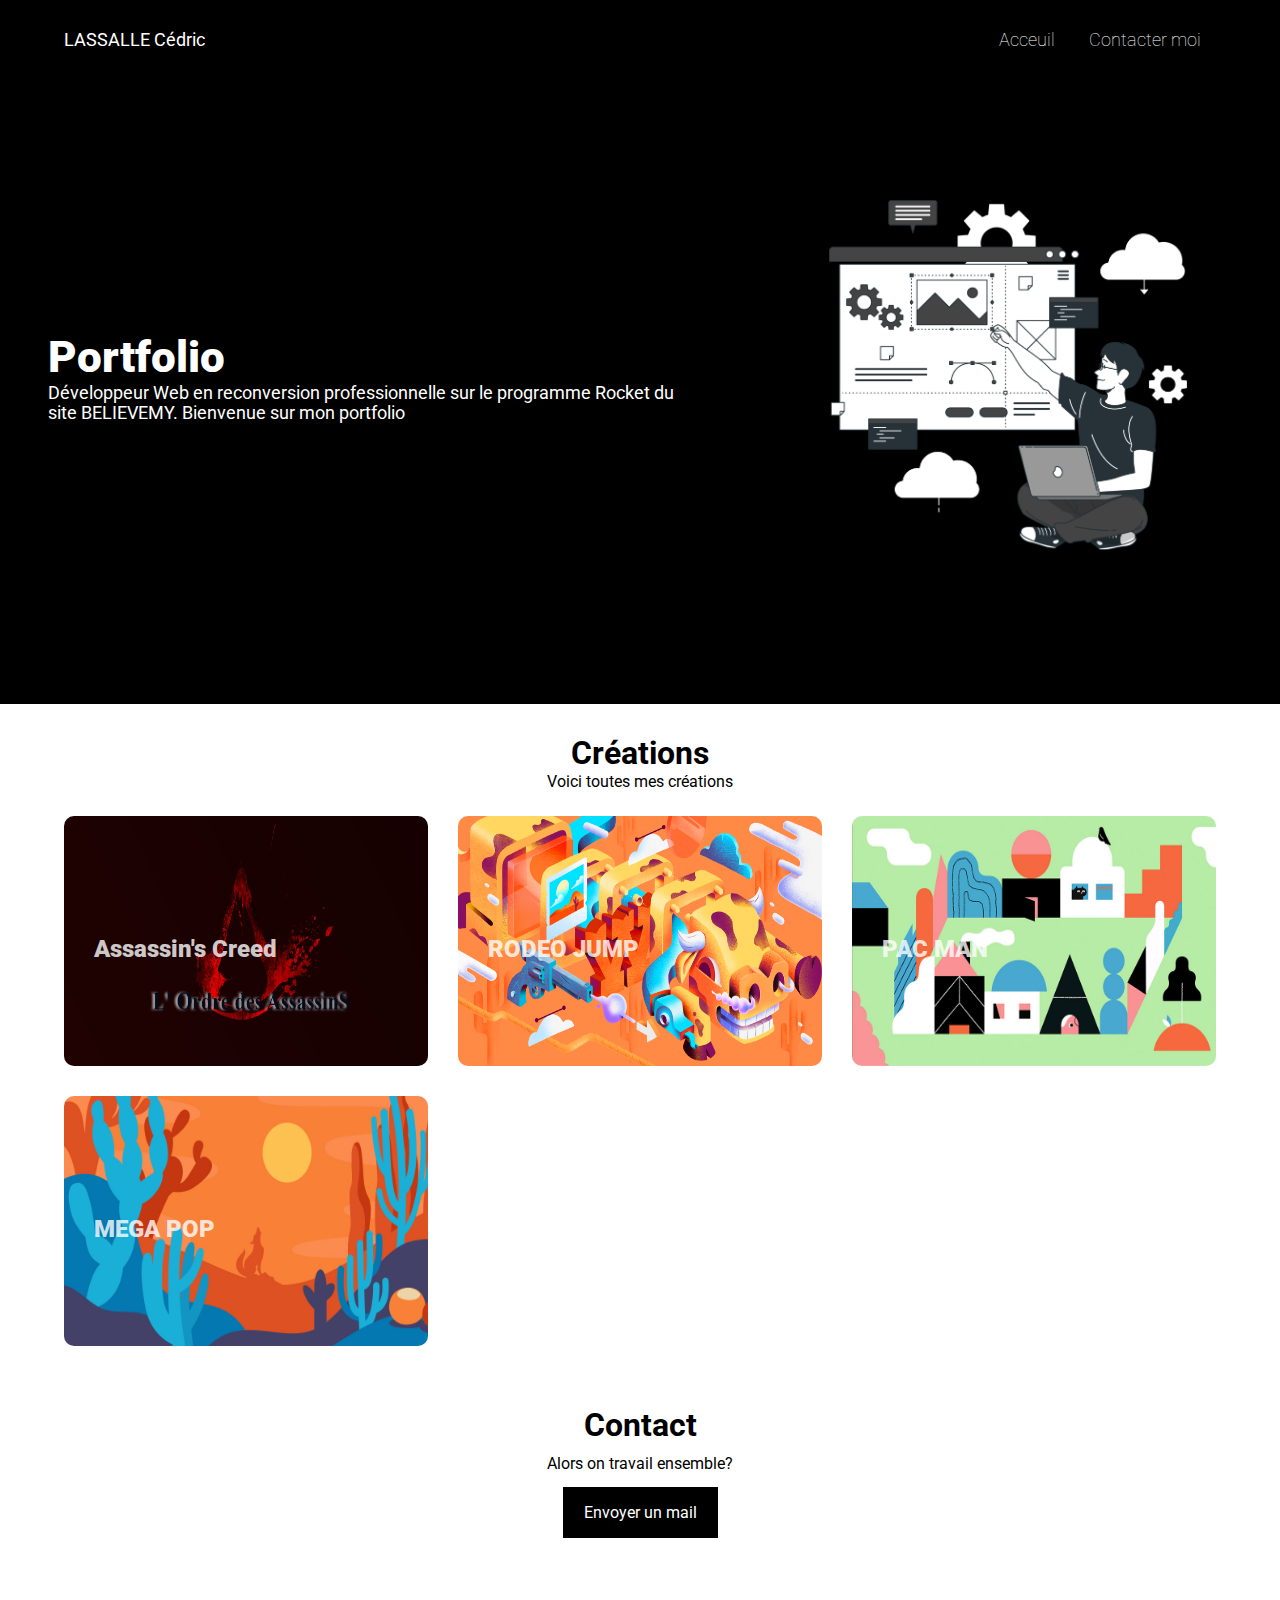
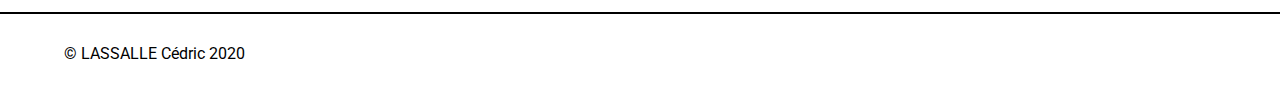
<file: index.html>
<!DOCTYPE html>
<html lang="fr">
<head>
    <meta charset="UTF-8">
    <meta name="viewport" content="width=device-width, initial-scale=1.0">
    <!-- carte mental Facebook -->
    <meta property="og:title" content="Portfolio LASSALLE Cédric">
    <meta property="og:description" content="Bienvenue sur mon Portfolio où je vous montre mes projets réalisés">
    <meta property="og:image" content="#">
    <meta property="og:url" content="#">
    <!--  -->
    <!-- carte mental Twitter -->
    <meta name="twitter:card" content="summary_large_image">
    <!--  -->
    <meta property="og:site_name" content="Portfolio LASSALLE Cédric">
    <meta property="og:image:alt" content="Portfolio LASSALLE Cédric">
    <link rel="stylesheet" href="default.css">
    <link rel="shortcut icon" href="assets/pictures/favicon.png" type="image/x-icon">
    <link rel="shortcut icon" href="assets/pictures/favicon.png" type="image/x-icon">
    <link rel="preconnect" href="https://fonts.gstatic.com">
    <link href="https://fonts.googleapis.com/css2?family=Roboto:wght@100;400;700&display=swap" rel="stylesheet">
    <title>Mon porte folio</title>
</head>
<body>
    <body>
        <section id="bienvenue">
            <header>
                <div id="flex-header" class="container"> <!-- ON UTILISE FLEXBOX POUR ALIGNER -->
                    LASSALLE Cédric
                    <nav>
                        <a href="index.html">Acceuil</a>
                        <a href="mailto:undertaker040880@gmail.com?subject=Demande%20de%20contact&body=Je vous contacte pour">Contacter moi</a>
                    </nav>
                </div>
            </header>
            <div id="content">
            <!-- ON UTILISE ENCORE FLEXBOX POUR ALIGNER -->
            <div id="flex-presentation">
                <div class="gauche-presentation">
                    <h1>Portfolio</h1>
                    <span>Développeur Web en reconversion professionnelle sur le programme Rocket du site BELIEVEMY. Bienvenue sur mon portfolio</span>       
                </div>
                <div class="droite-presentation">
                    <img src="assets/pictures/illustration.png" alt="Illustration">
                </div>
            </div>
        </section>
    
        <section>
            <!-- LA PARTIE "CREATIONS" -->
            <div id="creations">
                <h2>Créations</h2>
                <p>Voici toutes mes créations</p>
            </div>
            <!-- ON UTILISE UNE GRILLE POUR LES PROJETS -->
            <div id="projet-grille" class="container">
                <div class="element">
                    <a href="/Projets/projet1.html">
                        <div class="absolute" class="picture">
                        <img  src="assets/pictures/Projet1.JPG" alt="projet1"> 
                        </div>
                        <div class="absolute">
                        <h3>Assassin's Creed</h3> 
                        </div>
                    </a>
                </div>
                <div class="element">
                    <a href="#">
                        <div class="absolute" class="picture">
                            <img src="assets/pictures/rodeo-pump.jpg" alt="rodeo-pump">    
                        </div>
                        <div class="absolute">
                            <h3>RODEO JUMP</h3>
                        </div>
                    </a>
                </div>
                <div class="element" >
                    <a href="#">
                        <div class="absolute" class="picture">
                            <img src="assets/pictures/pac-man.jpg" alt="pac-man">
                        </div>
                        <div class="absolute">
                            <h3>PAC MAN</h3>
                        </div>
                    </a>
                </div>

                <div class="element">
                    <a href="#">
                        <div class="absolute" class="picture">
                        <img src="assets/pictures/mega-pop.jpg" alt="mega-pop"> 
                        </div>
                        <div class="absolute">
                        <h3>MEGA POP</h3> 
                        </div>  
                    </a> 
                </div>
            </div>
        </section>
    
        <section class="container" id="contact">
            <!-- LA PARTIE "CONTACT" -->
            <h2>Contact</h2>
            <p>Alors on travail ensemble?</p>
            <a href="mailto:undertaker040880@gmail.com?subject=Demande%20de%20contact&body=Je vous contacte pour">Envoyer un mail</a>
            
        </section>
        </div>
        <footer>
            <hr>
            <div class="container">
            © LASSALLE Cédric 2020
            </div>
            
        </footer>
    </body>
</body>
</html>
</file>
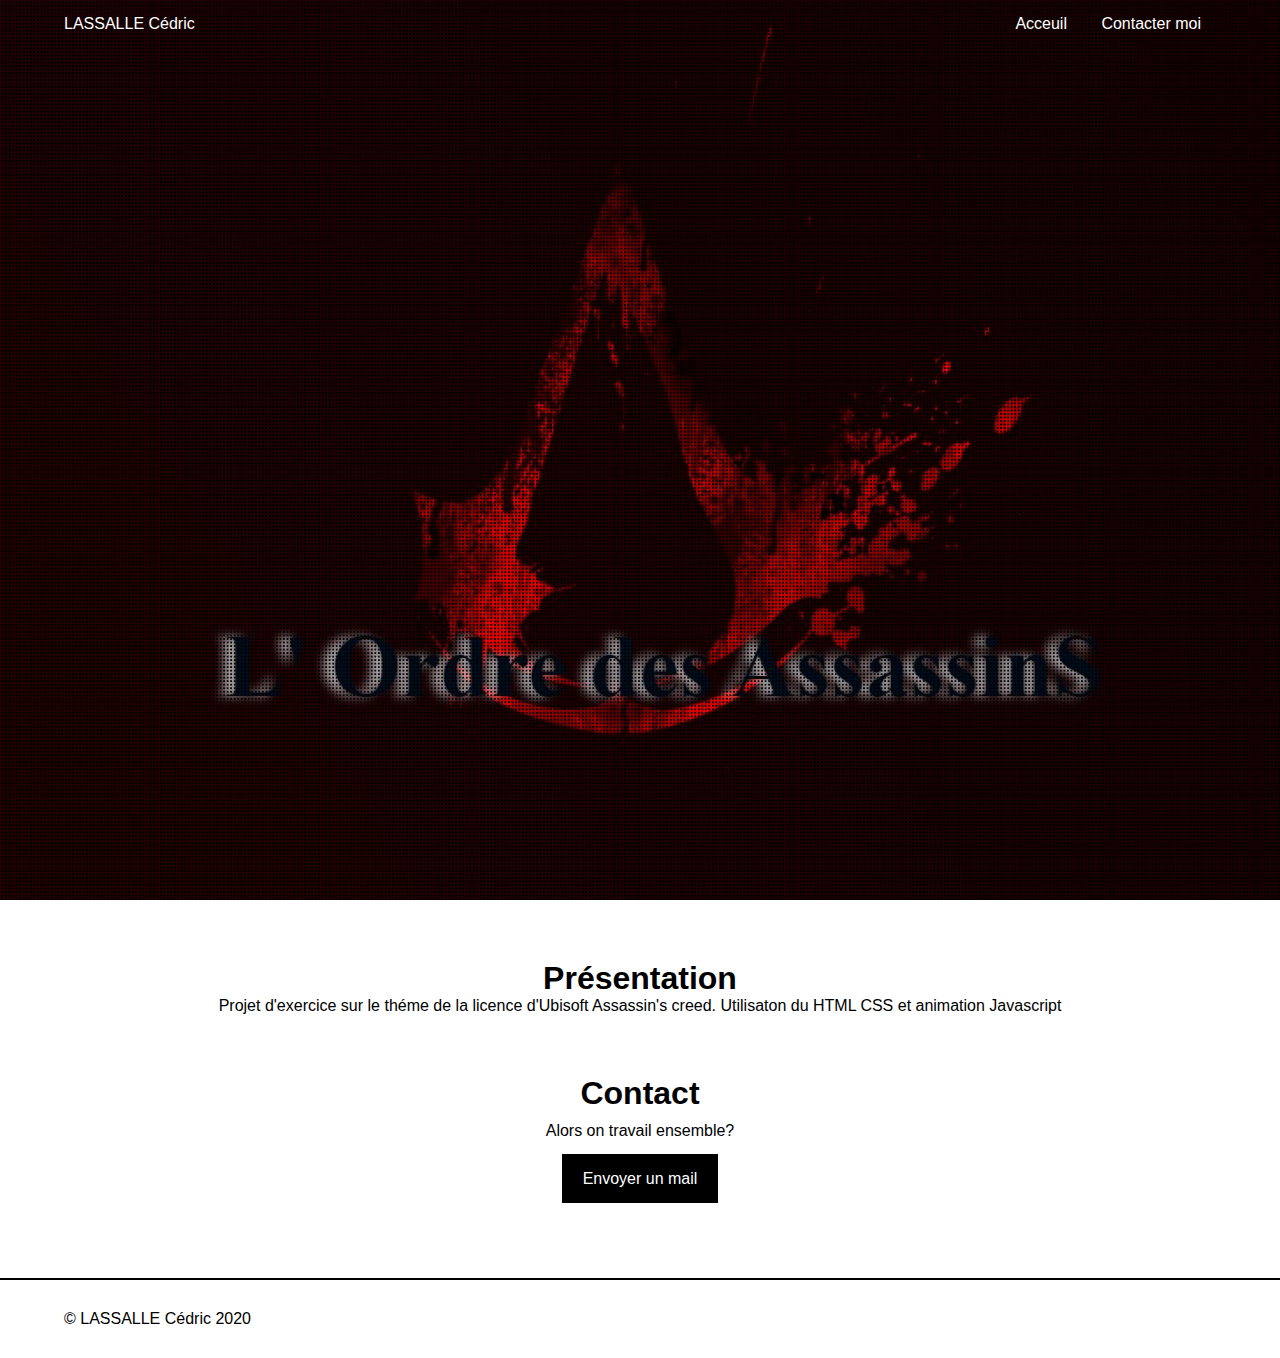
<file: Projets/projet1.html>
<!DOCTYPE html>
<html lang="fr">
<head>
    <meta charset="UTF-8">
    <meta name="viewport" content="width=device-width, initial-scale=1.0">
    <!-- carte mental Facebook -->
    <meta property="og:title" content="Portfolio LASSALLE Cédric">
    <meta property="og:description" content="Bienvenue sur mon Portfolio où je vous montre mes projets réalisés">
    <meta property="og:image" content="#">
    <meta property="og:url" content="#">
    <!--  -->
    <!-- carte mental Twitter -->
    <meta name="twitter:card" content="summary_large_image">
    <!--  -->
    <meta property="og:site_name" content="Portfolio LASSALLE Cédric">
    <meta property="og:image:alt" content="Portfolio LASSALLE Cédric">
    <link rel="stylesheet" href="/default.css">
    <link rel="stylesheet" href="projet1.css">
    <link rel="shortcut icon" href="assets/pictures/favicon.png" type="image/x-icon">
    <title>Projet 1</title>
</head>
<body>
    <section id="bienvenue-projet-1">
        <header>
            <div id="flex-header" class="container"> <!-- ON UTILISE FLEXBOX POUR ALIGNER -->
                LASSALLE Cédric
                <nav>
                    <a href="/index.html">Acceuil</a>
                    <a href="mailto:undertaker040880@gmail.com?subject=Demande%20de%20contact&body=Je vous contacte pour">Contacter moi</a>
                </nav>
            </div>
        </header>

        
    </section>
    <section id="presentation" class="container">
        <h2>Présentation</h2>
        <p>Projet d'exercice sur le théme de la licence d'Ubisoft Assassin's creed. Utilisaton du HTML CSS et animation Javascript</p>
    </section>
    <section class="container" id="contact">
        <!-- LA PARTIE "CONTACT" -->
        <h2>Contact</h2>
        <p>Alors on travail ensemble?</p>
        <a href="mailto:undertaker040880@gmail.com?subject=Demande%20de%20contact&body=Je vous contacte pour">Envoyer un mail</a>
        
    </section>
    </div>
    <footer>
        <hr>
        <div class="container">
        © LASSALLE Cédric 2020
        </div>
        
    </footer>
</body>
</html>
</file>
<file: default.css>
* {
    margin: 0;
    padding: 0;
    box-sizing: border-box;
    font-family: 'Roboto', sans-serif;
    
    
}
body{
        width: 100%;
}

.container {
    margin: 0 auto; 
    width: 90%;
}

h1 {
    font-size: 2.5em;
    font-weight: 900;

}
h2 {
    font-size: 2em;
    font-weight: 700;
}

h3 {
    font-size: 1.5em;
    font-weight: 700;
}

a {
    text-decoration: none;
}

#content {
    flex-grow:1;
}
/* header */

#bienvenue{
    background: black;
    color: white;
    font-size: 1.1em;
    padding-top: 15px;
}

#flex-header{
    display: flex;
    justify-content: space-between;
    padding-top: 15px;
}


nav a {
    padding: 0px 15px;
    color: white;
    font-weight: 100;
}

nav a:hover {
    color:red;
}

/* Présentation*/

#flex-presentation{
    width: 100%;
    padding: 150px 0px;
    display: flex;
    justify-content: space-around;   
}

.gauche-presentation{ 
    width: 50%;
    display: flex;
    flex-direction: column;
    justify-content: center;  
}

.droite-presentation{  
    width: 35%;
    text-align: center;   
}

.droite-presentation img{   
    width: 80%;
}

/* Créations */

#creations{
    padding-top: 30px;
    padding-bottom: 25px;
    text-align: center;
}

#projet-grille{
    display: grid;
    grid-template-columns: 1fr 1fr 1fr;
    grid-auto-rows: 250px 250px;
    gap: 30px;
    
}
#projet-grille img{
    width: 100%;
    height: 250px;
    overflow: hidden;
    border: 0px solid white;
    border-radius: 10px;
    z-index: 1;
}

#projet-grille h3{
    padding-left: 30px;
    font-weight: 900;
    color: rgba(255, 255, 255, 0.8);
    z-index: 2;
    transform: translateY(-135px);
}

.element{
    color:pink;
}

.picture {
    height: 250px;
    overflow: hidden;
}

.absolute{
    color:pink;
}
/* contact */

#contact{

    text-align: center;
    padding-top: 60px;
}

#contact p{

    padding-top: 10px;
    padding-bottom: 30px;
} 

#contact a{

    padding: 15px 20px;
    border: 1px solid black;
    background: black;
    color: white;

}

/* footer */

footer {
    padding-top: 60px;
    padding-bottom: 30px;
}

footer span {
    padding-bottom: 30px;
}

hr{
    margin: 30px auto;
    height: 2px;
    background-color: black;
    border: none;
}

/* Responsive Design */

@media all and (max-width: 1130px) {

    #projet-grille{
        display: grid;
        grid-template-columns: 1fr 1fr;
        grid-auto-rows: 250px 250px;
        gap: 30px;
        
    }
}

@media all and (max-width: 730px) {

    #projet-grille{
        display: grid;
        grid-template-columns: 1fr;
        grid-auto-rows: 250px 250px;
        gap: 30px;
        
    }

    .droite-presentation{  
        display: none;   
    }
}
</file>
<file: Projets/projet1.css>
#bienvenue-projet-1{
    background: url('/assets/pictures/points.png'), center url('/assets/pictures/Projet1.JPG') no-repeat;
    background-size: cover;
    color:white;
    height: 100vh;
    width: auto;
}

#presentation{

    padding-top: 60px;
    text-align: center;
}
</file>
